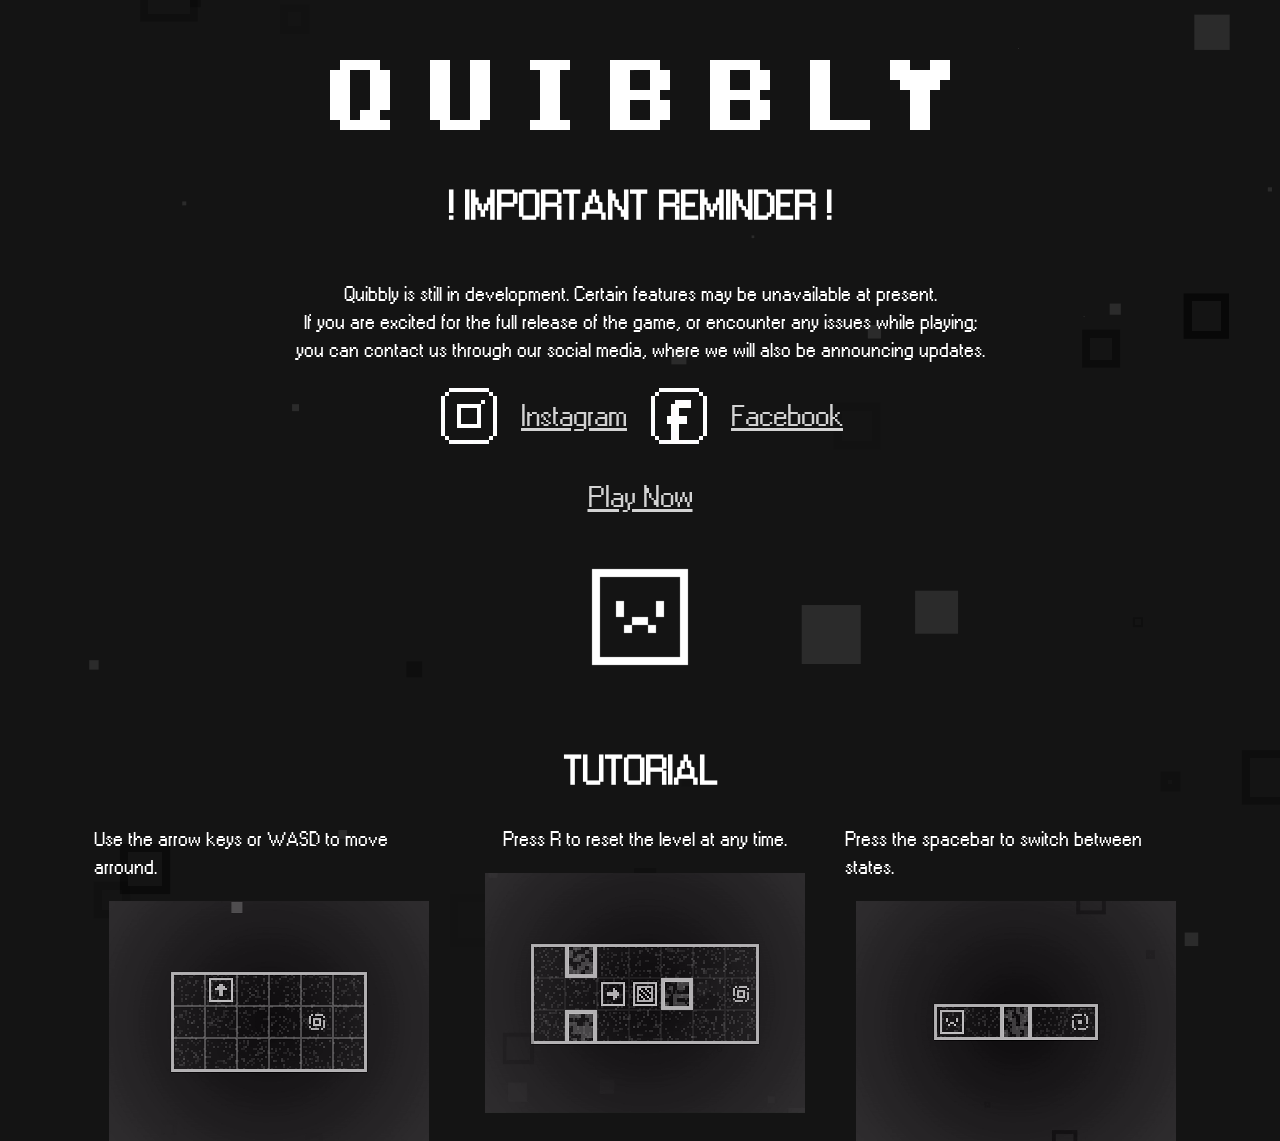
<file: index.html>
<!DOCTYPE html>
<html lang="en">
<head>
    <!-- Google tag (gtag.js) --> <script async src="https://www.googletagmanager.com/gtag/js?id=G-7QWF5HVL0T"></script> <script> window.dataLayer = window.dataLayer || []; function gtag(){dataLayer.push(arguments);} gtag('js', new Date()); gtag('config', 'G-7QWF5HVL0T'); </script>
    <meta charset="UTF-8">
    <meta name="viewport" content="width=device-width, initial-scale=1.0">
    <link rel="stylesheet" href="index.css">
    <title>Q U I B B L Y</title>
    <link rel="icon" type="image/x-icon" href="icon.ico">
    <link rel="manifest" href="manifest.json">
</head>
<body>
    <logo>
        <img src="logo.png">
    </logo>
    <canvas id="void"></canvas>
    <h1>! IMPORTANT REMINDER !</h1>
    <p>Quibbly is still in development. Certain features may be unavailable at present. <br>If you are excited for the full release of the game, or encounter any issues while playing; <br> you can contact us through our social media, where we will also be announcing updates.</p>
    <div class="row sm">
        <a href="https://www.instagram.com/quibblygame/">
            <img src="instagram.png" class="smicon sm">
            <span class="sm">Instagram</span>
        </a>
        <a href="https://www.facebook.com/profile.php?id=61558605928654">
            <img src="facebook.png" class="smicon sm">
            <span class="sm">Facebook</span>
        </a>
    </div>
    <span><br></span>
    <a href="game">Play Now</a>
    <img src="quibble.png" class="quibble">
    <h1>TUTORIAL</h1>
    <div class="row">
        <div class="column">
            Use the arrow keys or WASD to move arround.
            <img src="1.gif" class="gif">
        </div>
        <div class="column">
            Press R to reset the level at any time.
            <img src="2.gif" class="gif">
        </div>
        <div class="column">
            Press the spacebar to switch between states.
            <img src="3.gif" class="gif">
        </div>
    <script src="index.js"></script>
</body>
</html>
</file>
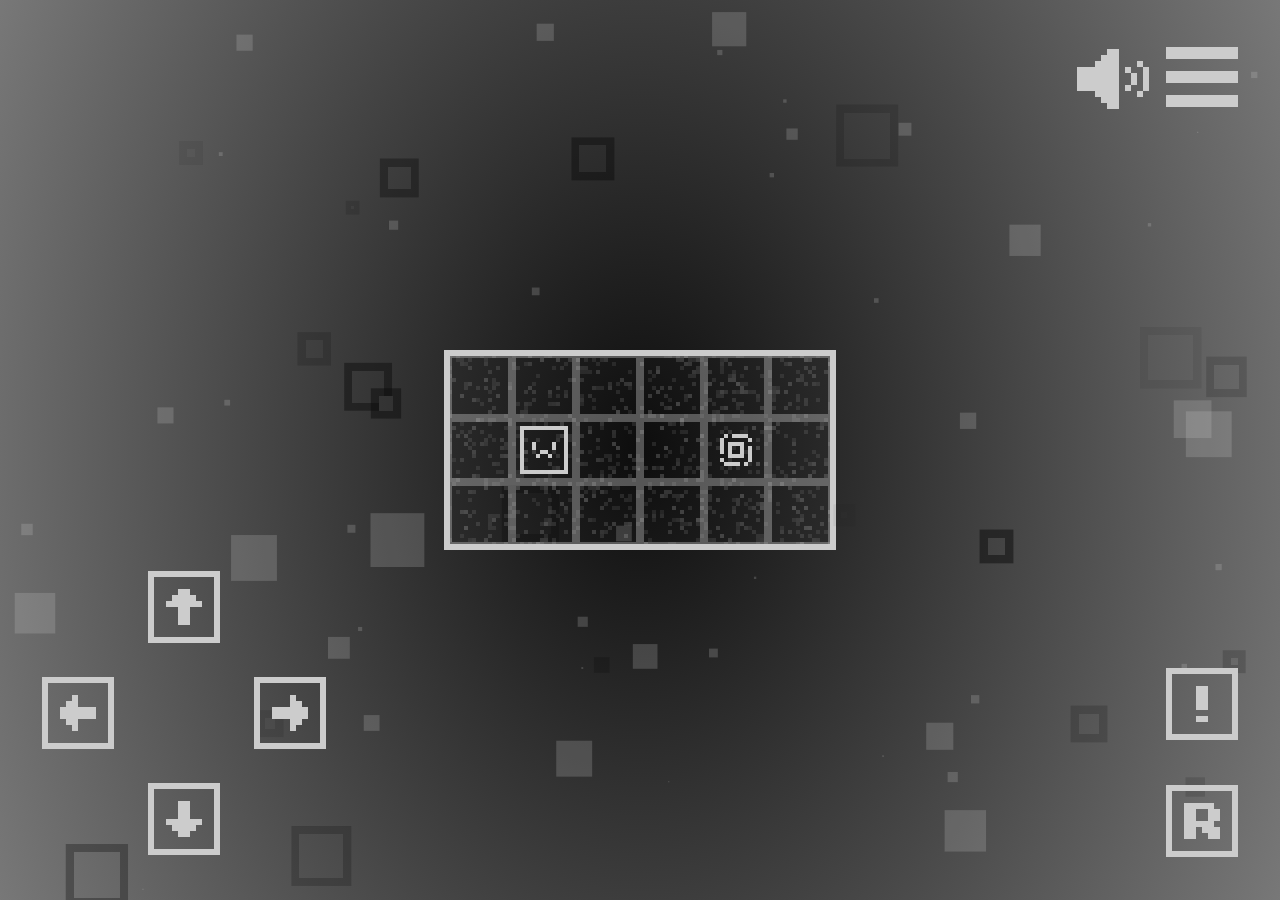
<file: game.html>
<!DOCTYPE html>
<html lang="en">
<head>
    <!-- Google tag (gtag.js) --> <script async src="https://www.googletagmanager.com/gtag/js?id=G-7QWF5HVL0T"></script> <script> window.dataLayer = window.dataLayer || []; function gtag(){dataLayer.push(arguments);} gtag('js', new Date()); gtag('config', 'G-7QWF5HVL0T'); </script>
    <meta charset="UTF-8">
    <meta name="viewport" content="width=device-width, initial-scale=1.0">
    <link rel="stylesheet" href="game.css">
    <title>Q U I B B L Y</title>
    <link rel="icon" type="image/x-icon" href="icon.ico">
    <link rel="manifest" href="manifest.json">
</head>
<body>
    <div class="endscreenbg" id="endscreen">
        <h1>! STOP !</h1>
        <p>Congratulations! You have finished the current set of levels. You can reset your progress and play again, or save your progress for later. New levels will be added soon; follow us on social media for updates!</p>
        <div class="row sm">
            <a href="https://www.instagram.com/quibblygame/">
                <img src="instagram.png" class="smicon sm">
                <span class="sm">Instagram</span>
            </a>
            <a href="https://www.facebook.com/profile.php?id=61558605928654">
                <img src="facebook.png" class="smicon sm">
                <span class="sm">Facebook</span>
            </a>
        </div>
        <span><br></span>
        <img src="quibblestat.png">
        <button id="resetends" onclick="settings.resetprog();settings.soundmute(2);">RESET PROGRESS</button>
        <span><br></span>
    </div>
        <canvas id="screen"></canvas>
        <canvas id="void"></canvas>
        <canvas id="background"></canvas>
        <canvas id="wallslayer"></canvas>
        <canvas id="walls"></canvas>
        <div id="fade" class="fade"></div>
        <menu id="menu">
            <span><br><br><br><br><br><br></span>
            <div>SFX VOLUME</div>
            <input type="range" min="0" max="10" class="slider" id="sfxvol">
            <div>MUSIC VOLUME</div>
            <input type="range" min="0" max="10" class="slider" id="mscvol">
            <div><br></div>
            <div>
                <label for="mbcon">MOBILE CONTROLLS</label>
                    <input type="checkbox" id="mbcon" checked/>
            </div>
            <div class="scopt">
                <div>SCALING</div>
                <select value="64" id="resolution" onchange="settings.updateres();">
                        <option value="4">128 pixels</option>
                        <option value="3" selected="selected">64 pixels</option>
                        <option value="2">32 pixels</option>
                        <option value="1">16 pixels</option>
                </select>
                <div>
                    <label for="autosc">AUTO SCALING</label>
                    <input type="checkbox" id="autosc" checked onchange="settings.updateres();"/>
                </div>
            </div>
            <div>
                <label for="rmnoise">REMOVE NOISE</label>
                <input type="checkbox" id="rmnoise" onchange="settings.updatenoise();"/>
            </div>
            <div>
                <label for="rmnoise">SOLID BACKGROUND</label>
                <input type="checkbox" id="solidbk" onchange="settings.updatesolidbk();"/>
            </div>
            <div>
                <label for="owcol">OVERWRITE COLORS</label>
                <input type="checkbox" id="owcol" onchange="settings.coloropt(); settings.updatepal();"/>
            </div>
            <div class="coloropt" id="coloropt">
                <span class="collab">COLOR 1</span>
                <div class="hslrow">
                        <label for="hcol1">H: </label>
                        <input type="number" id="hcol1" min="0" max="360" value="0" onchange="settings.updatepal();"/>
                        <label for="hcol1">S: </label>
                        <input type="number" id="scol1" min="0" max="100" value="0" onchange="settings.updatepal();"/>
                        <label for="hcol1">L: </label>
                        <input type="number" id="lcol1" min="0" max="100" value="85" onchange="settings.updatepal();"/>
                </div>
                <span class="collab">COLOR 2</span>
                <div class="hslrow">
                        <label for="hcol1">H: </label>
                        <input type="number" id="hcol2" min="0" max="360" value="0" onchange="settings.updatepal();"/>
                        <label for="hcol1">S: </label>
                        <input type="number" id="scol2" min="0" max="100" value="0" onchange="settings.updatepal();"/>
                        <label for="hcol1">L: </label>
                        <input type="number" id="lcol2" min="0" max="100" value="0" onchange="settings.updatepal();"/>
                </div>
            </div>
                <button id="reset" onclick="settings.resetprog();">RESET PROGRESS</button>
        </menu>
        <canvas id="mbcanvas"></canvas>
        <canvas id="mnbcanvas"></canvas>
        <canvas id="rbcanvas"></canvas>
        <canvas id="sbcanvas"></canvas>
        <div class="movb" id="movb">
            <canvas id="rdcanvas"></canvas>
            <canvas id="lacanvas"></canvas>
            <canvas id="uwcanvas"></canvas>
            <canvas id="dscanvas"></canvas>
            <script src="levels.js"></script>
            <script src="game.js"></script>
            <button id="uwbutton" onclick="settings.uwbutton(); this.blur();"></button>
            <button id="dsbutton" onclick="settings.dsbutton(); this.blur();"></button>
            <button id="labutton" onclick="settings.labutton(); this.blur();"></button>
            <button id="rdbutton" onclick="settings.rdbutton(); this.blur();"></button>
        </div>
        <button id="mutebutton" onclick="settings.soundmute(); this.blur();"></button>
        <button id="menubutton" onclick="settings.coloropt(); settings.menushow(); this.blur();"></button>
        </div>
        <button id="resetbutton" onclick="settings.rbutton(); this.blur();"></button>
        <button id="switchbutton" onclick="settings.sbutton(); this.blur();"></button>
</body>
</html>
</file>
<file: index.css>
@font-face {
    font-family: DOS;
    src: url(Windows\ Regular.ttf);
}
body {
    background-color: rgb(20, 20, 20);
    display: flex;
    flex-direction: column;
    align-items: center;
    color: white;
    font-family: DOS;
    height: 100%;
    margin: 0;
    font-size: 20px;
}
html {
    height: 120%;
}
logo {
    margin-top: 40px;
    max-width: 680px;
    max-height: 110px;
}
a {
    color: lightgrey;
    font-size: 30px;
    display: inherit;
    flex-direction: inherit;
    align-items: inherit;
}
#void {
    position: absolute;
    left: 50%;
    top: 50%;
    transform: translate(-50%, -50%);
    border: 0;
    background-color: transparent;
    border-color: transparent;
    margin: 0;
    z-index: -5;
}
.quibble {
    margin: 35px 0px;
}
.row {
    display: flex;
    flex-direction: row;
    max-width: 1133px;
}
.column {
    display: flex;
    flex-direction: column;
    margin: 0px 20px;
    align-items: center;
}
.gif {
    margin-top: 20px;
    width: 320px;
    height: 240px;
}
p {
    text-align: center;
}
.sm {
    align-items: center;
    justify-content: center;
    margin: 0px 10px;
}
.smicon {
    height: 64px;
    width: 64px;
}
</file>
<file: game.css>
@font-face {
    font-family: DOS;
    src: url(Windows\ Regular.ttf);
}
html {
    height: 100%;
}
body {
    display: flex;
    align-items: end;
    justify-content: center;
    background: radial-gradient();
    min-height: 100%;
    margin: 0; 
    width: 100vw;
    font-family: DOS;
    font-size: 25px;
    font-weight: bold;
}
canvas {
    position: absolute;
    left: 50%;
    top: 50%;
    transform: translate(-50%, -50%);
    border-style: solid;
    border-color: transparent;
    border-width: 4px;
    background-color: transparent;
}
.fade {
    position: absolute;
    width: 100%;
    height: 100%;
    background-color: black;
}
#void {
    position: absolute;
    left: 50%;
    top: 50%;
    transform: translate(-50%, -50%);
    border: 0;
    background-color: transparent;
    border-color: transparent;
    margin: 0;
}
button {
    z-index: 4;
    background-color: transparent;
    border: 0;
    padding: 0;
    font-family: DOS;
    font-size: 25px;
    font-weight: bold;
}
#mutebutton, #mbcanvas {
    position: absolute;
    right: 9%;
    top: 3%;
    width: 96px;
    height: 96px;
    z-index: 6 !important;
}
#menubutton, #mnbcanvas {
    position: absolute;
    right: 2%;
    top: 3%;
    width: 96px;
    height: 96px;
    z-index: 6 !important; 
}
#resetbutton, #rbcanvas{
    position: absolute;
    right: 2%;
    bottom: 3%;
    width: 96px;
    height: 96px;
}
#sbcanvas, #rbcanvas {
    width: 96px;
    height: 96px;
    transform: revert;
    left: revert;
    top: revert;
}
#switchbutton, #sbcanvas {
    position: absolute;
    right: 2%;
    bottom: 16%;
    width: 96px;
    height: 96px;
}
#mbcanvas, #mnbcanvas {
    width: 96px;
    height: 96px;
    transform: revert;
    left: revert;
    z-index: 4;
}
menu {
    padding: 0;
    background-color: black;
    height: 100%;
    width: 315px;
    margin: 0;
    position: absolute;
    right: 0;
    display: flex;
    flex-direction: column;
    align-items: center;
    justify-content: center;
    padding-bottom: 70px;
    color: white;
    visibility: hidden;
    z-index: 5;
    padding-left: 8px;
}
.slider {
    margin: 15px 0px;
    height: 10px;
    appearance: none;
    background: #808080;
    outline: none;
    appearance: none;
}
.slider::-webkit-slider-thumb {
    appearance: none;
    width: 8px;
    height: 25px;
    background: #808080;
    border-radius: 0;
    border-color: transparent;

}
.slider::-moz-range-thumb {
    appearance: none;
    width: 8px;
    height: 25px;
    outline: none;
    background: #808080;
    border-radius: 0;
    border-color: transparent;
}
select {
    font-family: DOS;
    font-size: 25px;
    color: inherit;
    background-color: inherit;
    border: 0;
    font-weight: bold;
}
option {
    font-family: DOS;
    color: inherit;
}
#reset {
    margin-top: 30px;
    padding: 2px 10px;
}
#resetends {
    margin: 10px 0px;
    padding: 2px 10px;
    background-color: white;
}
.scopt {
    margin: 20px 0px;
    display: flex;
    flex-direction: column;
    align-items: center;
    justify-content: center;
}
input[type='checkbox'] {
    height: 1.6em;
    width: 1.6em;
}
.movb {
    position: absolute;
    left: 2%;
    display: grid;
    grid-template-columns: repeat(3, 1fr);
    bottom: 3%;
    width: 318px;
    height: 318px;
    grid-template-rows: repeat(3, 1fr);
}
#uwcanvas, #uwbutton {
    grid-column: 2 / 3;
    grid-row: 1;
    left: revert;
    top: revert;
    transform: revert;
}
#dscanvas, #dsbutton {
    grid-column: 2 / 3;
    grid-row: 3;
    left: revert;
    top: revert;
    transform: revert;
}
#lacanvas, #labutton {
    grid-column: 1 / 2;
    grid-row: 2;
    left: revert;
    top: revert;
    transform: revert;
}
#rdcanvas, #rdbutton {
    grid-column: 3 / 4;
    grid-row: 2;
    left: revert;
    top: revert;
    transform: revert;
}
.endscreenbg {
    flex-direction: column;
    display: flex;
    align-items: center;
    justify-content: center;
    background-color: black;
    width: 100vw;
    height: 100vh;
    z-index: 10;
    color: white;
    visibility: hidden;
}
img {
    margin-bottom: 20px;
}
a {
    color: lightgrey;
    font-size: 30px;
    display: inherit;
    flex-direction: inherit;
    align-items: inherit;
}
.sm {
    align-items: center;
    justify-content: center;
    margin: 0px 10px;
}
.smicon {
    height: 64px;
    width: 64px;
}
.row {
    display: flex;
    flex-direction: row;
    max-width: 1133px;
}
p {
    max-width: 50vw;
}
.coloropt {
    text-align: center;
    height: max-content;
    flex-direction: column;
    display: flex;
    visibility: collapse;
}
.collab {
    margin-top: 20px;
    text-align: center;
}
input[type='number'] {
    width: 3em;
    height: 1.5em;
    margin: 0px 5px;
}
.hslrow {
    display: flex;
    justify-content: center; 
    align-items: center;
    flex-direction: row;
}
</file>
